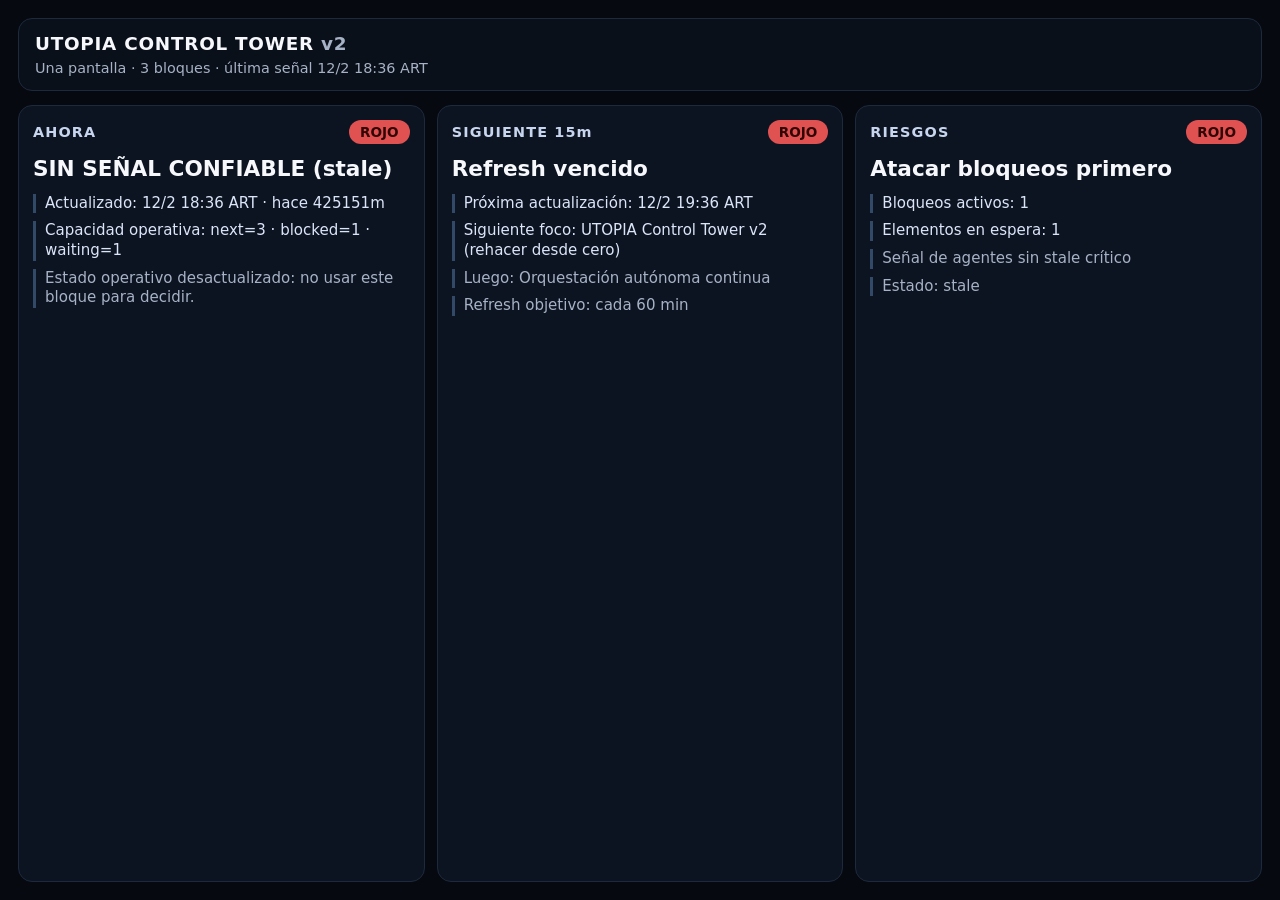
<file: _trash/dashboard-cleanup-20260213-232133/index.html>
<!doctype html>
<html lang="es">
<head>
  <meta charset="utf-8" />
  <meta name="viewport" content="width=device-width,initial-scale=1" />
  <title>UTOPIA Control Tower v2</title>
  <link rel="stylesheet" href="styles.css" />
</head>
<body>
  <main class="screen" aria-live="polite">
    <header class="topbar">
      <h1>UTOPIA CONTROL TOWER <span>v2</span></h1>
      <p id="meta">Cargando señal operativa…</p>
    </header>

    <section class="blocks" id="blocks">
      <article class="block" id="block-now">
        <div class="block-head">
          <h2>AHORA</h2>
          <span class="light" id="light-now">—</span>
        </div>
        <p class="headline" id="now-headline">—</p>
        <ul id="now-list"></ul>
      </article>

      <article class="block" id="block-next">
        <div class="block-head">
          <h2>SIGUIENTE 15m</h2>
          <span class="light" id="light-next">—</span>
        </div>
        <p class="headline" id="next-headline">—</p>
        <ul id="next-list"></ul>
      </article>

      <article class="block" id="block-risks">
        <div class="block-head">
          <h2>RIESGOS</h2>
          <span class="light" id="light-risks">—</span>
        </div>
        <p class="headline" id="risks-headline">—</p>
        <ul id="risks-list"></ul>
      </article>
    </section>
  </main>

  <script src="app.js"></script>
</body>
</html>
</file>
<file: _trash/dashboard-cleanup-20260213-232133/styles.css>
:root {
  --bg: #06090f;
  --panel: #0d1421;
  --line: #1d2a3d;
  --text: #f6f8fc;
  --muted: #a6b2c5;

  --green: #1fc16b;
  --yellow: #f4b740;
  --red: #e05252;
}

* { box-sizing: border-box; }

html, body {
  margin: 0;
  padding: 0;
  background: var(--bg);
  color: var(--text);
  font-family: Inter, system-ui, -apple-system, Segoe UI, Roboto, sans-serif;
}

.screen {
  min-height: 100vh;
  max-width: 1320px;
  margin: 0 auto;
  padding: 18px;
  display: flex;
  flex-direction: column;
  gap: 14px;
}

.topbar {
  border: 1px solid var(--line);
  background: #0a101a;
  border-radius: 14px;
  padding: 14px 16px;
}

h1 {
  margin: 0;
  font-size: 1.15rem;
  letter-spacing: .04em;
}

h1 span {
  color: var(--muted);
  font-weight: 600;
}

#meta {
  margin: 6px 0 0;
  font-size: .9rem;
  color: var(--muted);
}

.blocks {
  flex: 1;
  display: grid;
  grid-template-columns: repeat(3, minmax(0, 1fr));
  gap: 12px;
}

.block {
  border: 1px solid var(--line);
  border-radius: 14px;
  background: var(--panel);
  padding: 14px;
  display: flex;
  flex-direction: column;
  min-height: 0;
}

.block-head {
  display: flex;
  justify-content: space-between;
  align-items: center;
  gap: 8px;
}

h2 {
  margin: 0;
  font-size: .9rem;
  letter-spacing: .08em;
  color: #c7d5ee;
}

.light {
  font-weight: 800;
  font-size: .85rem;
  border-radius: 999px;
  border: 1px solid #2a3950;
  padding: 3px 10px;
}

.light.green { color: #02210f; background: var(--green); border-color: transparent; }
.light.yellow { color: #2f1f02; background: var(--yellow); border-color: transparent; }
.light.red { color: #320505; background: var(--red); border-color: transparent; }

.headline {
  margin: 12px 0;
  font-size: 1.35rem;
  line-height: 1.2;
  font-weight: 780;
}

ul {
  list-style: none;
  margin: 0;
  padding: 0;
  display: grid;
  gap: 8px;
}

li {
  border-left: 3px solid #334968;
  padding-left: 9px;
  color: #dbe5f8;
  line-height: 1.3;
  font-size: .94rem;
}

li.dim {
  color: var(--muted);
}

@media (max-width: 1000px) {
  .blocks { grid-template-columns: 1fr; }
  .headline { font-size: 1.15rem; }
}
</file>
